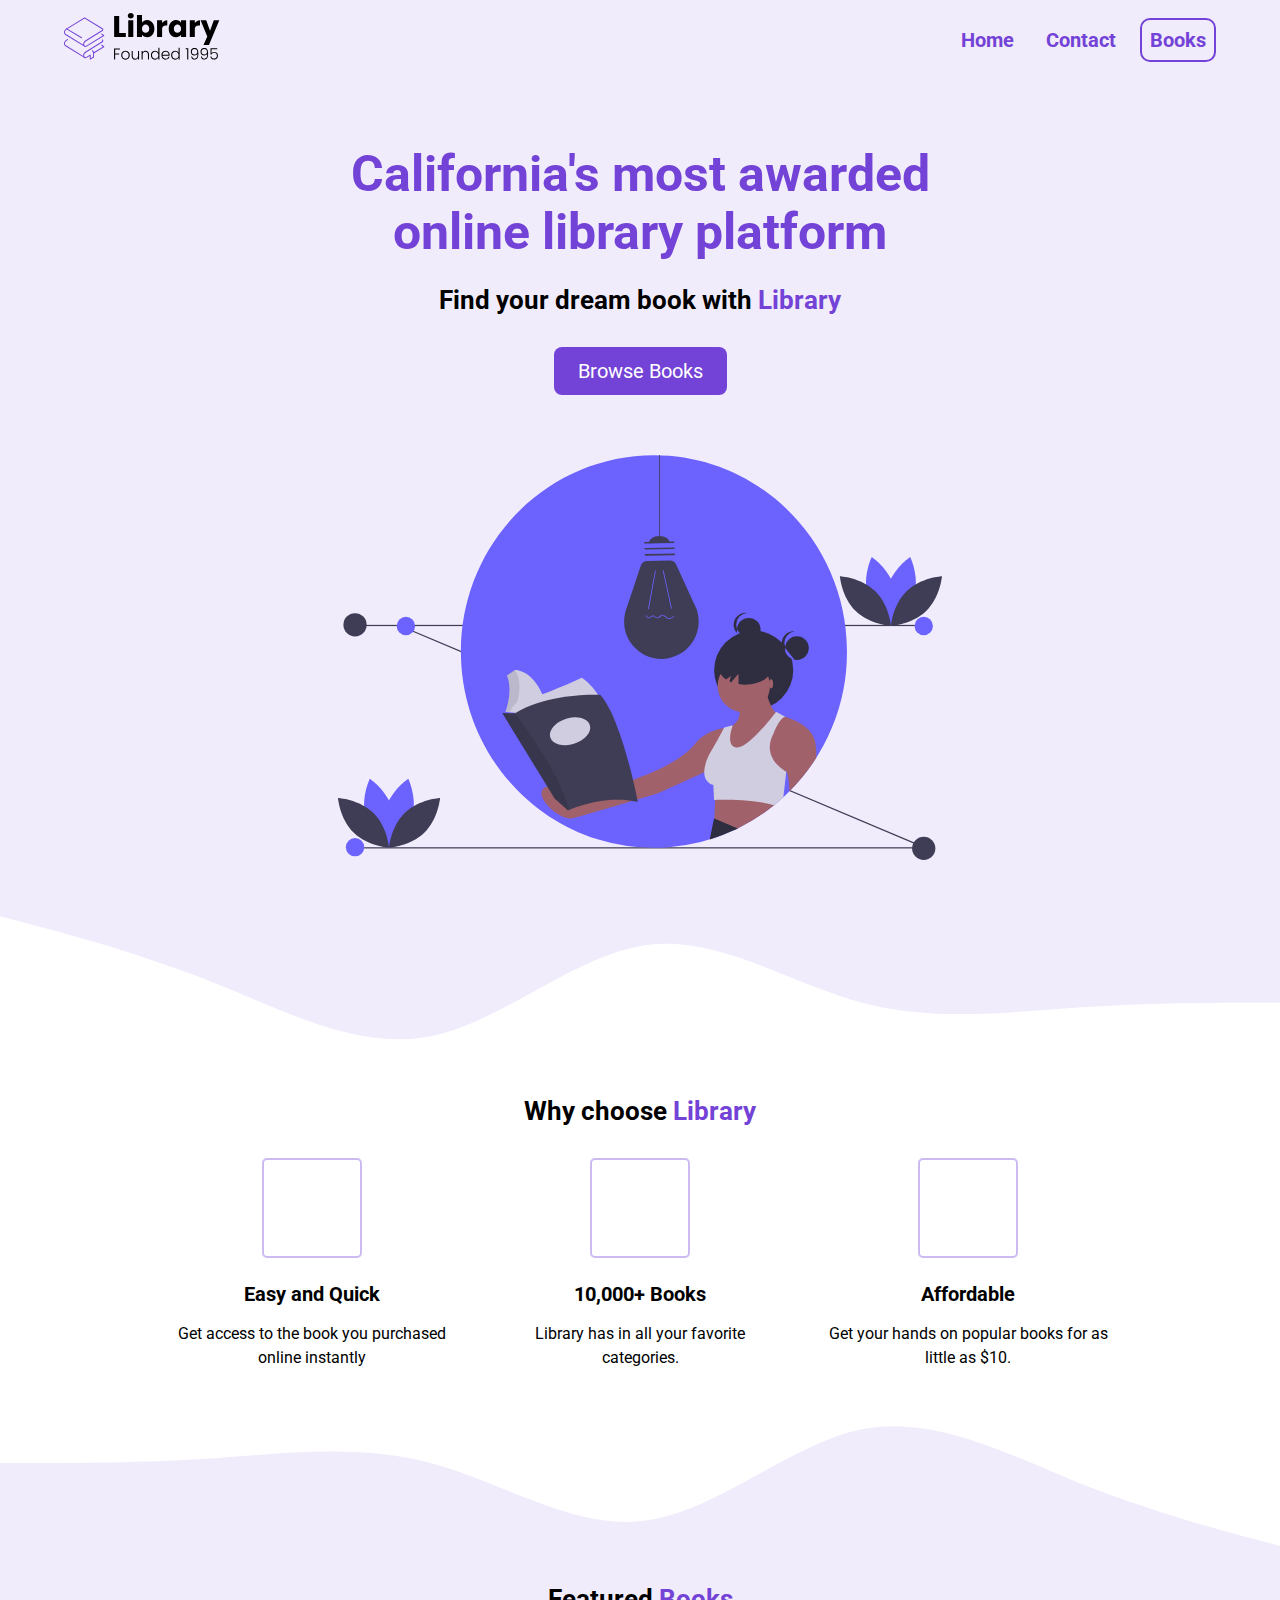
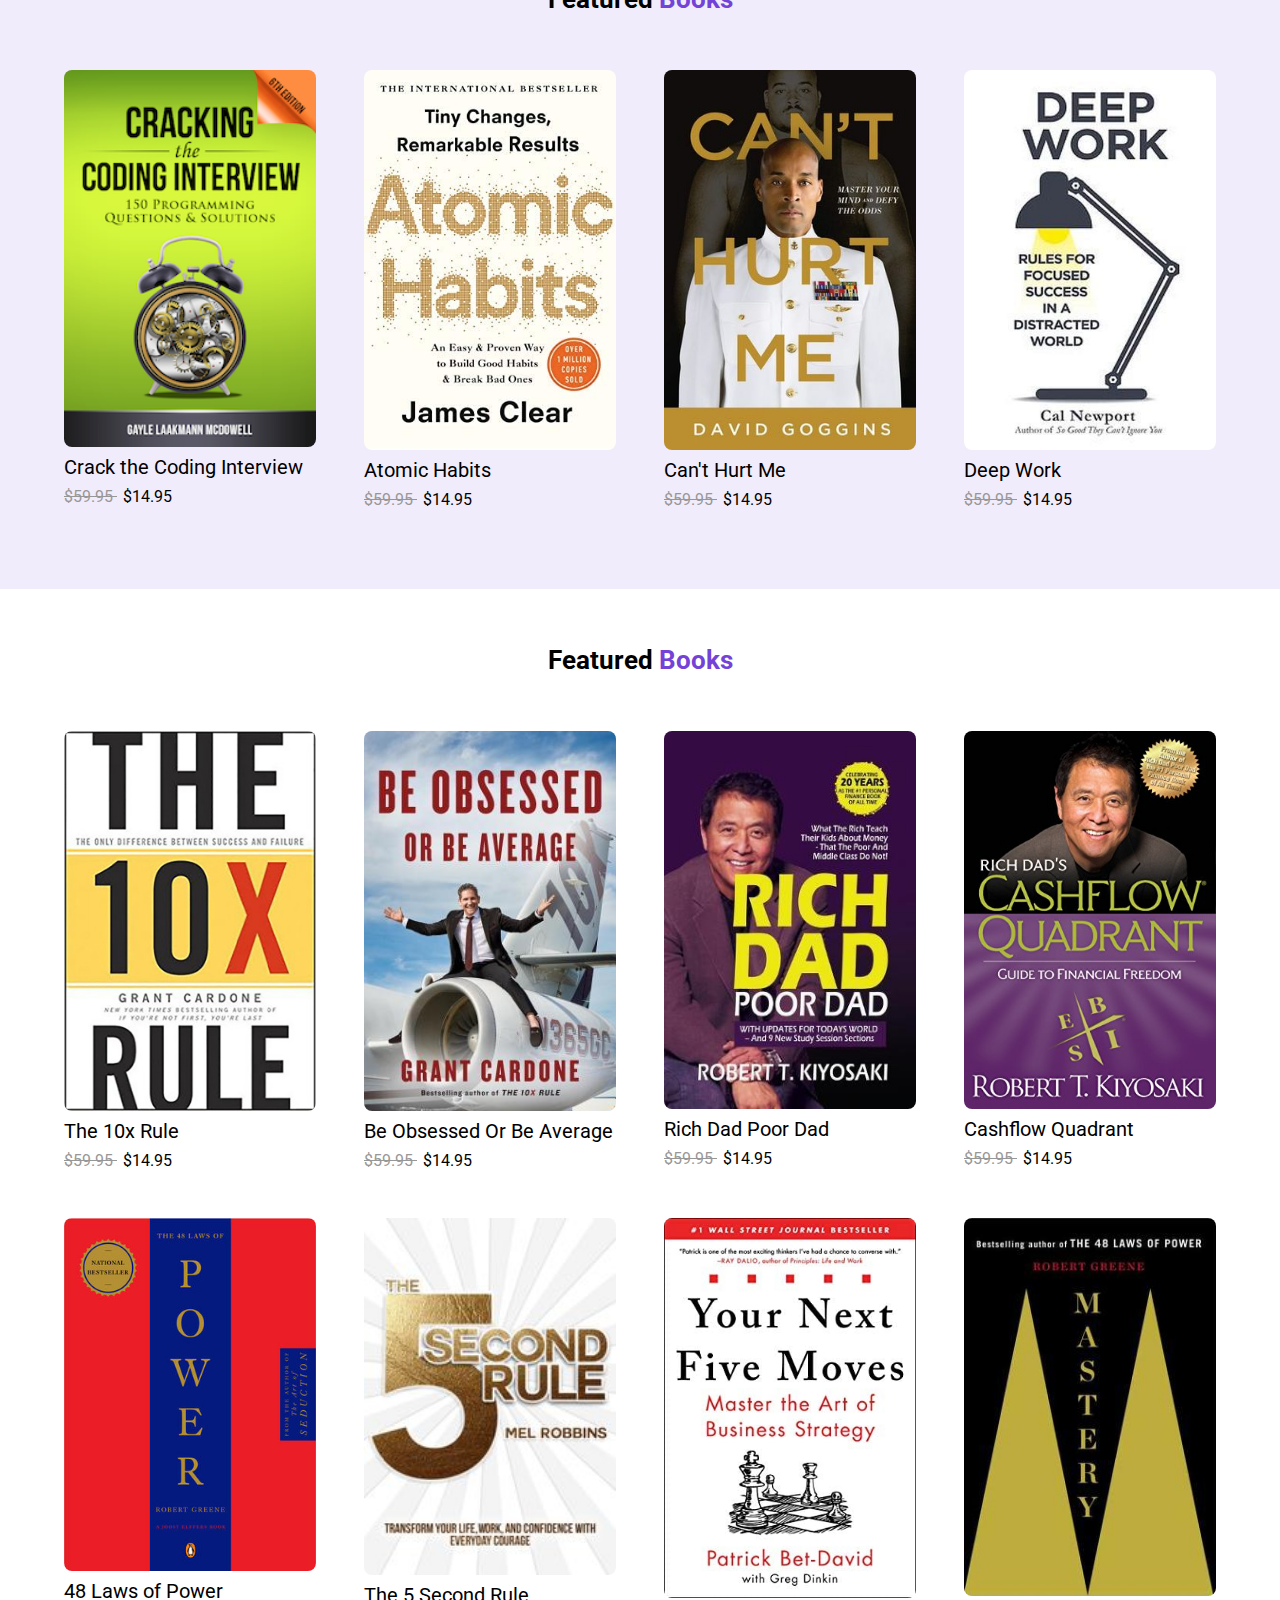
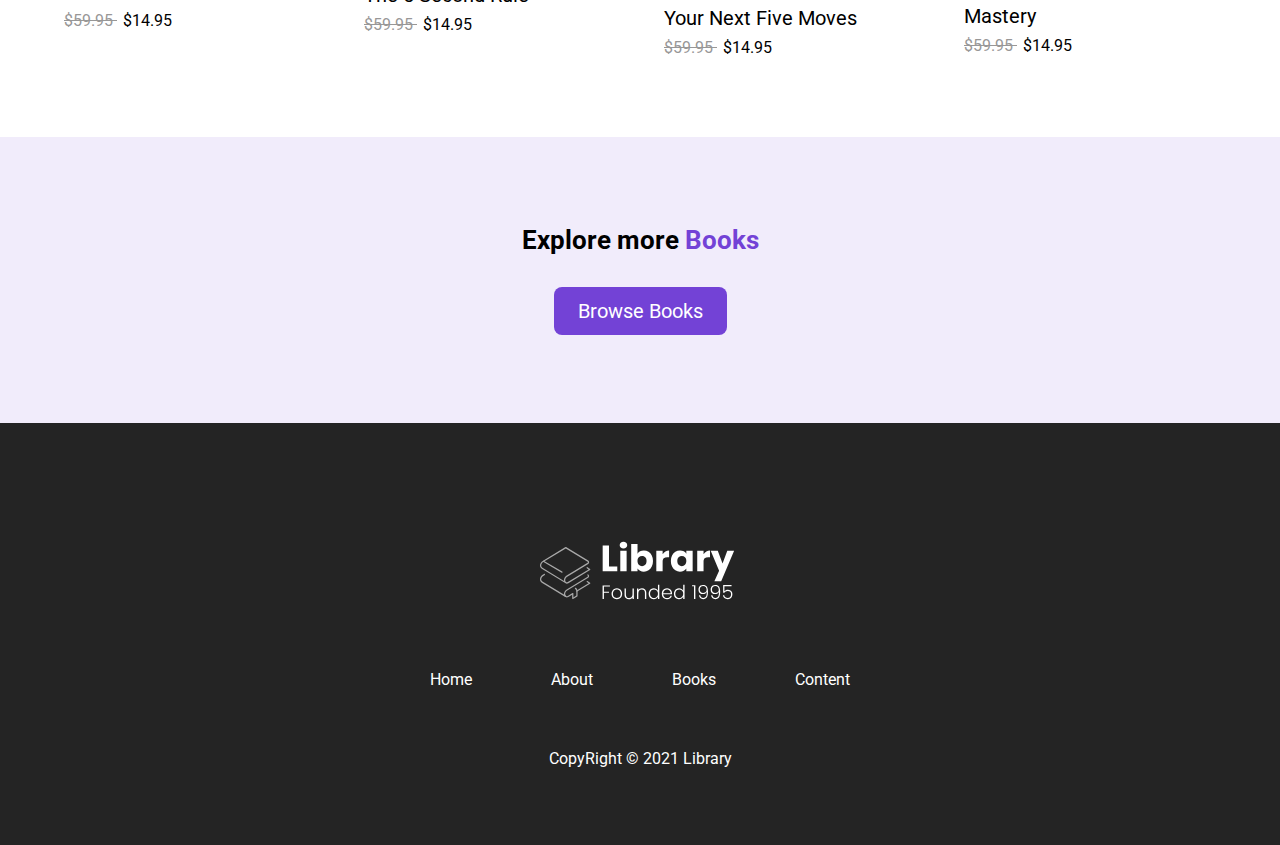
<file: index.html>
<!DOCTYPE html>
<html lang="en">
    <head>
        <meta charset="UTF-8" />
        <meta http-equiv="X-UA-Compatible" content="IE=edge" />
        <meta name="viewport" content="width=device-width, initial-scale=1.0" />
        <!-- styles -->
        <link rel="stylesheet" href="css/default.css" />
        <link rel="stylesheet" href="css/style.css" />
        <link rel="stylesheet" href="css/responsive.css" />
        <!-- font awesome cdn -->
        <link
            rel="stylesheet"
            href="https://use.fontawesome.com/releases/v5.15.4/css/all.css"
            integrity="sha384-DyZ88mC6Up2uqS4h/KRgHuoeGwBcD4Ng9SiP4dIRy0EXTlnuz47vAwmeGwVChigm"
            crossorigin="anonymous"
        />
        <title>Library</title>
    </head>
    <body>
        <section id="landing">
            <nav>
                <div class="nav__container">
                    <img
                        class="logo"
                        src="./assets/Library.svg"
                        alt="Library"
                    />
                    <ul class="nav__links">
                        <li><a class="nav__link" href="#">Home</a></li>
                        <li><a class="nav__link" href="#">Contact</a></li>
                        <li>
                            <a class="nav__link nav__link--primary" href="#"
                                >Books</a
                            >
                        </li>
                    </ul>
                    <button class="btn__menu" onclick="openMenu()">
                        <i class="fas fa-bars"></i>
                    </button>
                    <div class="menu__backdrop">
                        <button
                            class="btn__menu btn__menu--close"
                            onclick="closeMenu()"
                        >
                            <i class="fas fa-times"></i>
                        </button>
                        <ul class="menu__links">
                            <li class="menu__list">
                                <a
                                    class="menu__link"
                                    onclick="closeMenu()"
                                    href="#"
                                    >Home</a
                                >
                            </li>
                            <li class="menu__list">
                                <a
                                    class="menu__link"
                                    onclick="closeMenu()"
                                    href="#features"
                                    >Books</a
                                >
                            </li>
                            <li class="menu__list">
                                <a
                                    class="menu__link no-cursor"
                                    onclick="closeMenu()"
                                    >Contact</a
                                >
                            </li>
                        </ul>
                    </div>
                </div>
            </nav>
            <header>
                <div class="header__container">
                    <div class="header__description">
                        <h1>
                            California's most awarded online library platform
                        </h1>
                        <h2>
                            Find your dream book with
                            <span class="purple">Library</span>
                        </h2>
                        <a href="#features"
                            ><button class="btn">Browse Books</button></a
                        >
                    </div>
                    <figure class="header__img--wrapper">
                        <img
                            src="./assets/undraw_book_reading_kx-9-s.svg"
                            alt="girl reading a book"
                        />
                    </figure>
                </div>
            </header>
        </section>
        <main>
            <section id="highlights">
                <div class="container">
                    <div class="row">
                        <h2 class="section__title">
                            Why choose <span class="purple">Library</span>
                        </h2>
                        <div class="highlight__wrapper">
                            <div class="highlight">
                                <div class="highlight__img">
                                    <i
                                        class="fas fa-bolt"
                                        aria-hidden="true"
                                    ></i>
                                </div>
                                <h3 class="highlight__subtitle">
                                    Easy and Quick
                                </h3>
                                <p class="highlight__para">
                                    Get access to the book you purchased online
                                    instantly
                                </p>
                            </div>
                            <div class="highlight">
                                <div class="highlight__img">
                                    <i
                                        class="fas fa-book-open"
                                        aria-hidden="true"
                                    ></i>
                                </div>
                                <h3 class="highlight__subtitle">
                                    10,000+ Books
                                </h3>
                                <p class="highlight__para">
                                    Library has in all your favorite categories.
                                </p>
                            </div>
                            <div class="highlight">
                                <div class="highlight__img">
                                    <i
                                        class="fas fa-tags"
                                        aria-hidden="true"
                                    ></i>
                                </div>
                                <h3 class="highlight__subtitle">Affordable</h3>
                                <p class="highlight__para">
                                    Get your hands on popular books for as
                                    little as $10.
                                </p>
                            </div>
                        </div>
                    </div>
                </div>
            </section>

            <section id="features">
                <div class="container">
                    <div class="row">
                        <h2 class="section__title">
                            Featured <span class="purple">Books</span>
                        </h2>
                        <div class="books">
                            <div class="book">
                                <figure class="book__img--wrapper">
                                    <img
                                        class="book__img"
                                        src="./assets/crack the coding interview.png"
                                        alt="cracking the coding interview"
                                    />
                                </figure>
                                <div class="book__title">
                                    Crack the Coding Interview
                                </div>
                                <div class="book__ratings">
                                    <i class="fas fa-star"></i>
                                    <i class="fas fa-star"></i>
                                    <i class="fas fa-star"></i>
                                    <i class="fas fa-star"></i>
                                    <i class="fas fa-star-half-alt"></i>
                                </div>
                                <div class="book__price">
                                    <span class="book__price--normal">
                                        $59.95
                                    </span>
                                    $14.95
                                </div>
                            </div>
                            <div class="book">
                                <figure class="book__img--wrapper">
                                    <img
                                        class="book__img"
                                        src="./assets/atomic habits.jpg"
                                        alt="Atomic Habits"
                                    />
                                </figure>
                                <div class="book__title">Atomic Habits</div>
                                <div class="book__ratings">
                                    <i class="fas fa-star"></i>
                                    <i class="fas fa-star"></i>
                                    <i class="fas fa-star"></i>
                                    <i class="fas fa-star"></i>
                                    <i class="fas fa-star-half-alt"></i>
                                </div>
                                <div class="book__price">
                                    <span class="book__price--normal">
                                        $59.95
                                    </span>
                                    $14.95
                                </div>
                            </div>
                            <div class="book">
                                <figure class="book__img--wrapper">
                                    <img
                                        class="book__img"
                                        src="./assets/david goggins.jpeg"
                                        alt="can't Hurt Me"
                                    />
                                </figure>
                                <div class="book__title">Can't Hurt Me</div>
                                <div class="book__ratings">
                                    <i class="fas fa-star"></i>
                                    <i class="fas fa-star"></i>
                                    <i class="fas fa-star"></i>
                                    <i class="fas fa-star"></i>
                                    <i class="fas fa-star-half-alt"></i>
                                </div>
                                <div class="book__price">
                                    <span class="book__price--normal">
                                        $59.95
                                    </span>
                                    $14.95
                                </div>
                            </div>
                            <div class="book">
                                <figure class="book__img--wrapper">
                                    <img
                                        class="book__img"
                                        src="./assets/deep work.jpeg"
                                        alt="Deep Work"
                                    />
                                </figure>
                                <div class="book__title">Deep Work</div>
                                <div class="book__ratings">
                                    <i class="fas fa-star"></i>
                                    <i class="fas fa-star"></i>
                                    <i class="fas fa-star"></i>
                                    <i class="fas fa-star"></i>
                                    <i class="fas fa-star-half-alt"></i>
                                </div>
                                <div class="book__price">
                                    <span class="book__price--normal">
                                        $59.95
                                    </span>
                                    $14.95
                                </div>
                            </div>
                        </div>
                    </div>
                </div>
            </section>

            <section id="recent">
                <div class="container">
                    <div class="row">
                        <h2 class="section__title">
                            Featured <span class="purple">Books</span>
                        </h2>
                        <div class="books">
                            <div class="book">
                                <figure class="book__img--wrapper">
                                    <img
                                        class="book__img"
                                        src="./assets/book-1.jpeg"
                                        alt="The 10x Rule"
                                    />
                                </figure>
                                <div class="book__title">The 10x Rule</div>
                                <div class="book__ratings">
                                    <i class="fas fa-star"></i>
                                    <i class="fas fa-star"></i>
                                    <i class="fas fa-star"></i>
                                    <i class="fas fa-star"></i>
                                    <i class="fas fa-star-half-alt"></i>
                                </div>
                                <div class="book__price">
                                    <span class="book__price--normal">
                                        $59.95
                                    </span>
                                    $14.95
                                </div>
                            </div>
                            <div class="book">
                                <figure class="book__img--wrapper">
                                    <img
                                        class="book__img"
                                        src="./assets/book-2.jpeg"
                                        alt="Be Obsessed Or Be Average"
                                    />
                                </figure>
                                <div class="book__title">
                                    Be Obsessed Or Be Average
                                </div>
                                <div class="book__ratings">
                                    <i class="fas fa-star"></i>
                                    <i class="fas fa-star"></i>
                                    <i class="fas fa-star"></i>
                                    <i class="fas fa-star"></i>
                                    <i class="fas fa-star-half-alt"></i>
                                </div>
                                <div class="book__price">
                                    <span class="book__price--normal">
                                        $59.95
                                    </span>
                                    $14.95
                                </div>
                            </div>
                            <div class="book">
                                <figure class="book__img--wrapper">
                                    <img
                                        class="book__img"
                                        src="./assets/book-3.jpeg"
                                        alt="Rich Dad Poor Dad"
                                    />
                                </figure>
                                <div class="book__title">Rich Dad Poor Dad</div>
                                <div class="book__ratings">
                                    <i class="fas fa-star"></i>
                                    <i class="fas fa-star"></i>
                                    <i class="fas fa-star"></i>
                                    <i class="fas fa-star"></i>
                                    <i class="fas fa-star-half-alt"></i>
                                </div>
                                <div class="book__price">
                                    <span class="book__price--normal">
                                        $59.95
                                    </span>
                                    $14.95
                                </div>
                            </div>
                            <div class="book">
                                <figure class="book__img--wrapper">
                                    <img
                                        class="book__img"
                                        src="./assets/book-4.jpeg"
                                        alt="Cashflow Quadrant"
                                    />
                                </figure>
                                <div class="book__title">Cashflow Quadrant</div>
                                <div class="book__ratings">
                                    <i class="fas fa-star"></i>
                                    <i class="fas fa-star"></i>
                                    <i class="fas fa-star"></i>
                                    <i class="fas fa-star"></i>
                                    <i class="fas fa-star-half-alt"></i>
                                </div>
                                <div class="book__price">
                                    <span class="book__price--normal">
                                        $59.95
                                    </span>
                                    $14.95
                                </div>
                            </div>
                            <div class="book">
                                <figure class="book__img--wrapper">
                                    <img
                                        class="book__img"
                                        src="./assets/book-5.jpeg"
                                        alt="48 Laws of Power"
                                    />
                                </figure>
                                <div class="book__title">48 Laws of Power</div>
                                <div class="book__ratings">
                                    <i class="fas fa-star"></i>
                                    <i class="fas fa-star"></i>
                                    <i class="fas fa-star"></i>
                                    <i class="fas fa-star"></i>
                                    <i class="fas fa-star-half-alt"></i>
                                </div>
                                <div class="book__price">
                                    <span class="book__price--normal">
                                        $59.95
                                    </span>
                                    $14.95
                                </div>
                            </div>
                            <div class="book">
                                <figure class="book__img--wrapper">
                                    <img
                                        class="book__img"
                                        src="./assets/book-6.jpeg"
                                        alt="The 5 Second Rule"
                                    />
                                </figure>
                                <div class="book__title">The 5 Second Rule</div>
                                <div class="book__ratings">
                                    <i class="fas fa-star"></i>
                                    <i class="fas fa-star"></i>
                                    <i class="fas fa-star"></i>
                                    <i class="fas fa-star"></i>
                                    <i class="fas fa-star-half-alt"></i>
                                </div>
                                <div class="book__price">
                                    <span class="book__price--normal">
                                        $59.95
                                    </span>
                                    $14.95
                                </div>
                            </div>
                            <div class="book">
                                <figure class="book__img--wrapper">
                                    <img
                                        class="book__img"
                                        src="./assets/book-7.jpg"
                                        alt="Your Next Five Moves"
                                    />
                                </figure>
                                <div class="book__title">
                                    Your Next Five Moves
                                </div>
                                <div class="book__ratings">
                                    <i class="fas fa-star"></i>
                                    <i class="fas fa-star"></i>
                                    <i class="fas fa-star"></i>
                                    <i class="fas fa-star"></i>
                                    <i class="fas fa-star-half-alt"></i>
                                </div>
                                <div class="book__price">
                                    <span class="book__price--normal">
                                        $59.95
                                    </span>
                                    $14.95
                                </div>
                            </div>
                            <div class="book">
                                <figure class="book__img--wrapper">
                                    <img
                                        class="book__img"
                                        src="./assets/book-8.jpeg"
                                        alt="Mastery"
                                    />
                                </figure>
                                <div class="book__title">Mastery</div>
                                <div class="book__ratings">
                                    <i class="fas fa-star"></i>
                                    <i class="fas fa-star"></i>
                                    <i class="fas fa-star"></i>
                                    <i class="fas fa-star"></i>
                                    <i class="fas fa-star-half-alt"></i>
                                </div>
                                <div class="book__price">
                                    <span class="book__price--normal">
                                        $59.95
                                    </span>
                                    $14.95
                                </div>
                            </div>
                        </div>
                    </div>
                </div>
            </section>
            <section id="explore">
                <div class="container">
                    <div class="row">
                        <h2 class="section__title">
                            Explore more <span class="purple">Books</span>
                        </h2>
                        <div class="section__btn">
                            <button class="btn">Browse Books</button>
                        </div>
                    </div>
                </div>
            </section>
        </main>
        <footer>
            <div class="row footer__row">
                <a href="#" class="footer__anchor">
                    <figure class="footer__logo">
                        <img
                            src="./assets/Library.svg"
                            alt="logo"
                            class="footer__logo--img"
                        />
                    </figure>
                    <span class="footer__logo--popper"
                        >Top <i class="fas fa-arrow-up"></i
                    ></span>
                </a>
                <div class="footer__social--list">
                    <a
                        href="#"
                        class="
                            footer__social--link
                            link__hover-effect link__hover-effect--white
                        "
                        target="_blank"
                        rel="noopener noreferrer"
                        >Home</a
                    >
                    <a
                        href="#"
                        class="
                            footer__social--link
                            link__hover-effect link__hover-effect--white
                            no-cursor
                        "
                        target="_blank"
                        rel="noopener noreferrer"
                        >About</a
                    >
                    <a
                        href="#features"
                        class="
                            footer__social--link
                            link__hover-effect link__hover-effect--white
                        "
                        target="_blank"
                        rel="noopener noreferrer"
                        >Books</a
                    >
                    <a
                        href="#"
                        class="
                            footer__social--link
                            link__hover-effect link__hover-effect--white
                            no-cursor
                        "
                        target="_blank"
                        rel="noopener noreferrer"
                        >Content</a
                    >
                </div>
                <div class="footer__copyright">
                    CopyRight &copy; 2021 Library
                </div>
            </div>
        </footer>

        <script src="./js/index.js"></script>
    </body>
</html>
</file>
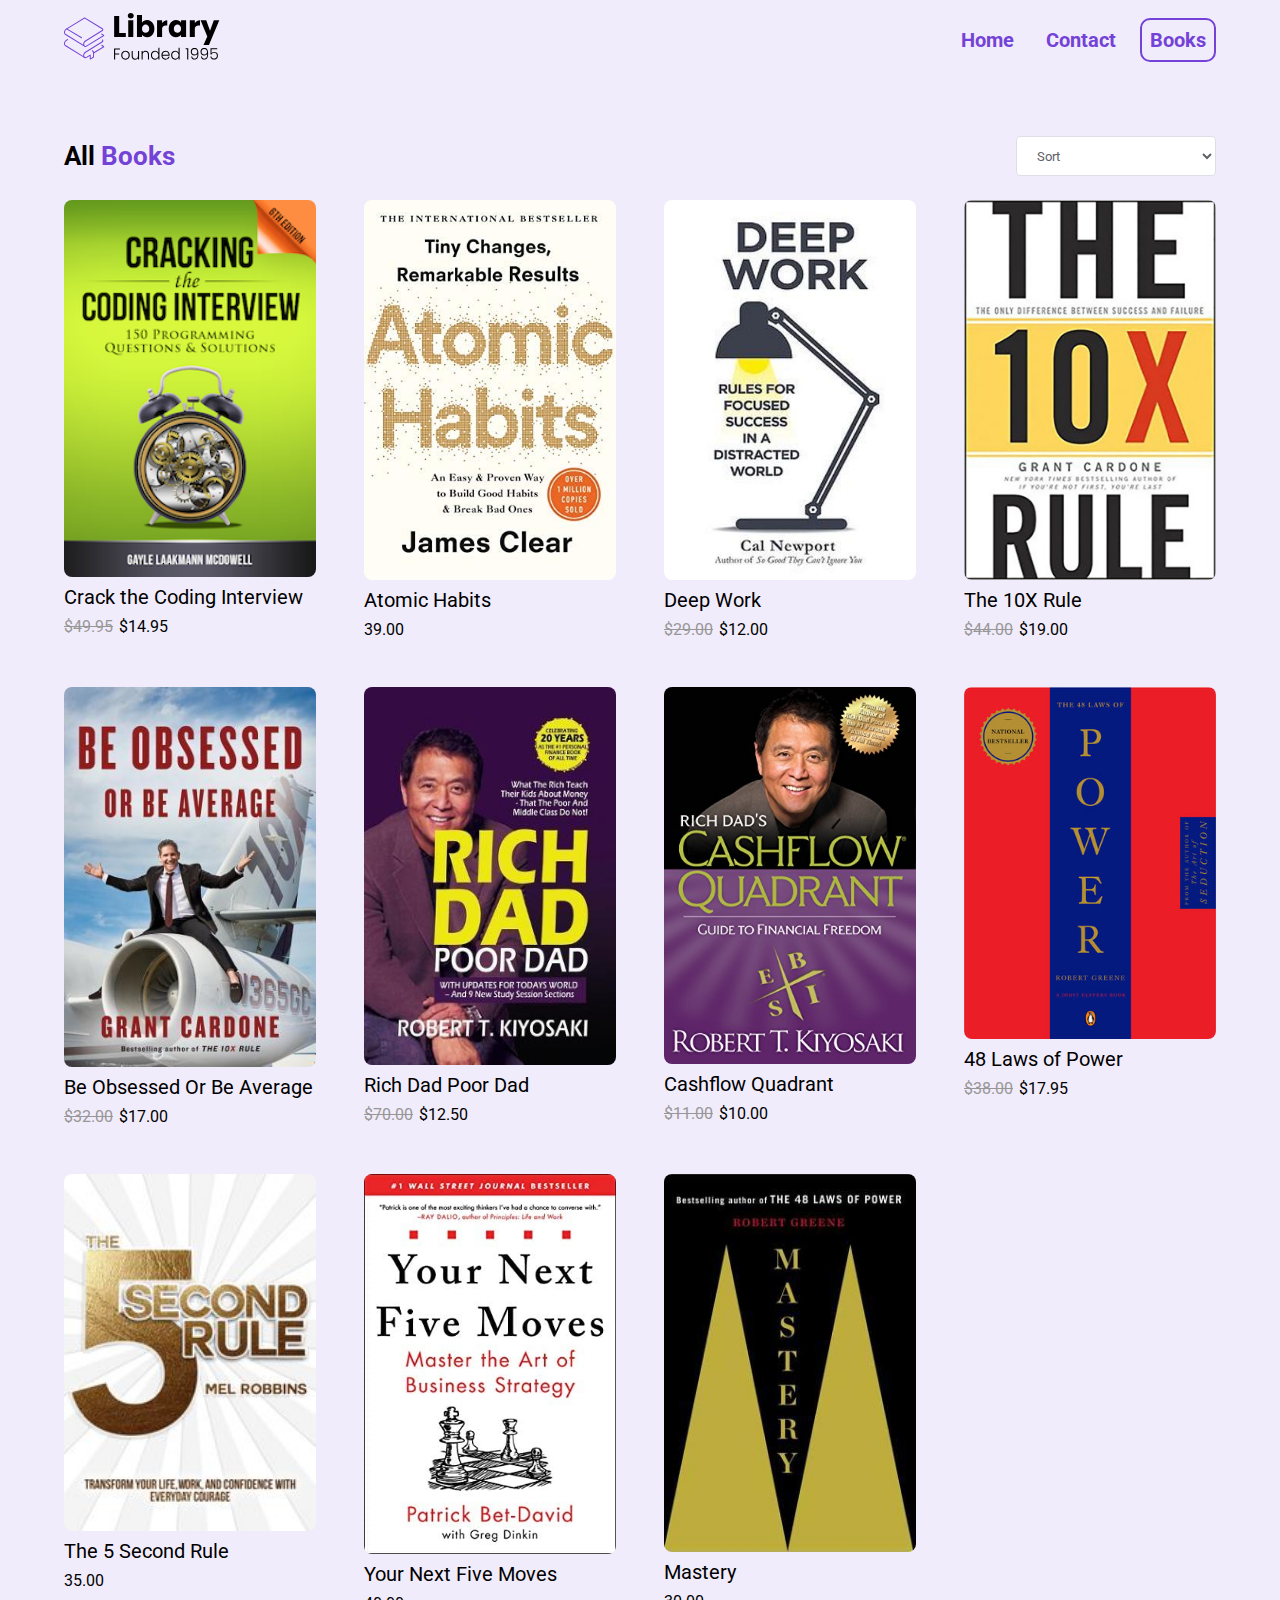
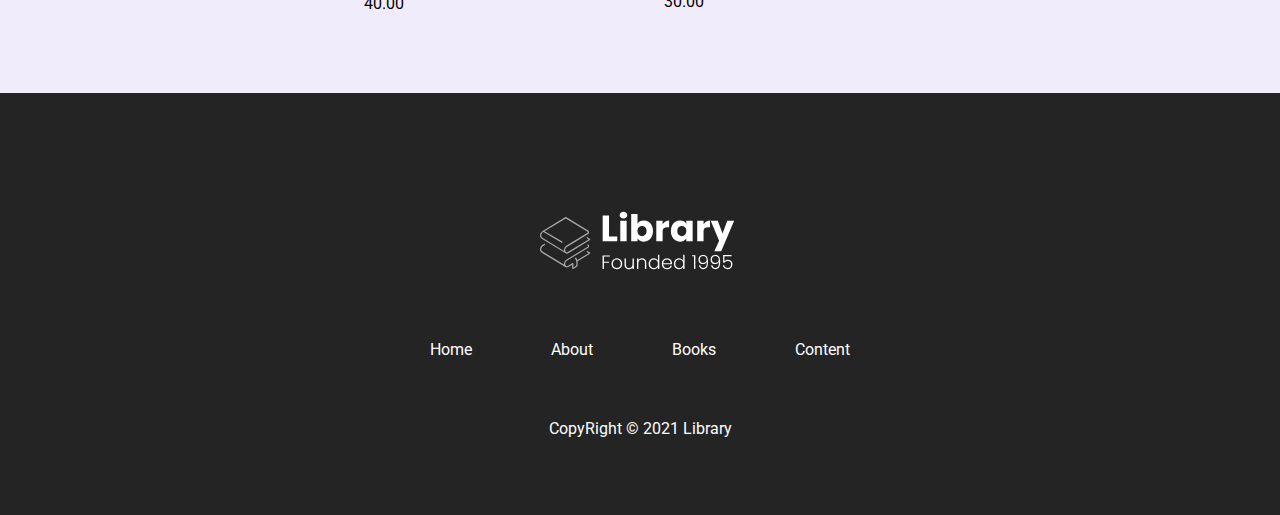
<file: books.html>
<!DOCTYPE html>
<html lang="en">
    <head>
        <meta charset="UTF-8" />
        <meta http-equiv="X-UA-Compatible" content="IE=edge" />
        <meta name="viewport" content="width=device-width, initial-scale=1.0" />
        <!-- styles -->
        <link rel="stylesheet" href="css/default.css" />
        <link rel="stylesheet" href="css/style.css" />
        <link rel="stylesheet" href="css/responsive.css" />
        <!-- font awesome cdn -->
        <link
            rel="stylesheet"
            href="https://use.fontawesome.com/releases/v5.15.4/css/all.css"
            integrity="sha384-DyZ88mC6Up2uqS4h/KRgHuoeGwBcD4Ng9SiP4dIRy0EXTlnuz47vAwmeGwVChigm"
            crossorigin="anonymous"
        />
        <title>Library</title>
    </head>

    <body id="books__body">
        <section>
            <nav>
                <div class="nav__container">
                    <img
                        class="logo"
                        src="./assets/Library.svg"
                        alt="Library"
                    />
                    <ul class="nav__links">
                        <li>
                            <a class="nav__link" href="./index.html">Home</a>
                        </li>
                        <li>
                            <a class="nav__link no-cursor" href="#">Contact</a>
                        </li>
                        <li>
                            <a
                                class="nav__link nav__link--primary"
                                href="./books.html"
                                >Books</a
                            >
                        </li>
                    </ul>
                    <button class="btn__menu" onclick="openMenu()">
                        <i class="fas fa-bars"></i>
                    </button>
                    <div class="menu__backdrop">
                        <button
                            class="btn__menu btn__menu--close"
                            onclick="closeMenu()"
                        >
                            <i class="fas fa-times"></i>
                        </button>
                        <ul class="menu__links">
                            <li class="menu__list">
                                <a
                                    class="menu__link"
                                    onclick="closeMenu()"
                                    href="./index.html"
                                    >Home</a
                                >
                            </li>
                            <li class="menu__list">
                                <a
                                    class="menu__link"
                                    onclick="closeMenu()"
                                    href="#"
                                    >Books</a
                                >
                            </li>
                            <li class="menu__list">
                                <a
                                    class="menu__link no-cursor"
                                    onclick="closeMenu()"
                                    >Contact</a
                                >
                            </li>
                        </ul>
                    </div>
                </div>
            </nav>
        </section>

        <main id="books__main">
            <section>
                <div class="container">
                    <div class="row">
                        <div class="books__header">
                            <h2 class="section__title books__header--title">
                                All <span class="purple">Books</span>
                            </h2>
                            <select id="filter" onchange="filterBooks(event)">
                                <option value="" disabled selected>Sort</option>
                                <option value="LOW_TO_HIGH">
                                    Price, Low to High
                                </option>
                                <option value="HIGH_TO_LOW">
                                    Price, High to Low
                                </option>
                                <option value="RATING">Rating</option>
                            </select>
                        </div>
                        <div class="books">
                            <i
                                class="fas fa-spinner books__loading--spinner"
                            ></i>
                        </div>
                    </div>
                </div>
            </section>
        </main>

        <footer>
            <div class="row footer__row">
                <a href="#" class="footer__anchor">
                    <figure class="footer__logo">
                        <img
                            src="./assets/Library.svg"
                            alt="logo"
                            class="footer__logo--img"
                        />
                    </figure>
                    <span class="footer__logo--popper"
                        >Top <i class="fas fa-arrow-up"></i
                    ></span>
                </a>
                <div class="footer__social--list">
                    <a
                        href="#"
                        class="
                            footer__social--link
                            link__hover-effect link__hover-effect--white
                        "
                        target="_blank"
                        rel="noopener noreferrer"
                        >Home</a
                    >
                    <a
                        href="#"
                        class="
                            footer__social--link
                            link__hover-effect link__hover-effect--white
                            no-cursor
                        "
                        target="_blank"
                        rel="noopener noreferrer"
                        >About</a
                    >
                    <a
                        href="#features"
                        class="
                            footer__social--link
                            link__hover-effect link__hover-effect--white
                        "
                        target="_blank"
                        rel="noopener noreferrer"
                        >Books</a
                    >
                    <a
                        href="#"
                        class="
                            footer__social--link
                            link__hover-effect link__hover-effect--white
                            no-cursor
                        "
                        target="_blank"
                        rel="noopener noreferrer"
                        >Content</a
                    >
                </div>
                <div class="footer__copyright">
                    CopyRight &copy; 2021 Library
                </div>
            </div>
        </footer>

        <script src="./js/data.js"></script>
        <script src="./js/index.js"></script>
        <script src="./js/books.js"></script>
    </body>
</html>
</file>
<file: css/default.css>
@import url("https://fonts.googleapis.com/css2?family=Roboto:wght@400;500;700&display=swap");
:root {
    --purple: #7342d6;
    --white: #fff;
}
* {
    padding: 0;
    margin: 0;
    box-sizing: border-box;
    font-family: "Roboto", sans-serif;
}
body {
    width: 100vw;
    overflow-x: hidden;
}
ul {
    display: flex;
}
li {
    list-style-type: none;
}
a {
    text-decoration: none;
}
h1 {
    font-size: 50px;
    color: var(--purple);
    margin-bottom: 24px;
    text-align: center;
}
h2 {
    text-align: center;
    font-size: 26px;
    margin-bottom: 32px;
}
img {
    width: 90%;
}
p {
    line-height: 1.5;
}
button {
    cursor: pointer;
    transition: all 100ms ease;
}
button:active {
    transform: translateY(2px);
}
.container {
    padding: 56px 0;
}
.row {
    width: 100%;
    max-width: 1200px;
    margin: 0 auto;
}
.purple {
    color: var(--purple);
}
.no-cursor {
    cursor: no-drop;
}
</file>
<file: css/style.css>
/* nav bar */
nav {
    height: 80px;
    display: flex;
}
.nav__container {
    display: flex;
    justify-content: space-between;
    align-items: center;
    padding: 0 24px;
    width: 100%;
    max-width: 1200px;
    margin: 0 auto;
}
.logo {
    width: 160px;
}
.nav__link {
    margin-left: 16px;
    color: var(--purple);
    font-size: 20px;
    font-weight: bold;
    padding: 8px;
}
.nav__link:hover {
    text-decoration: underline;
}
.nav__link--primary {
    border: 2px solid var(--purple);
    border-radius: 10px;
    transition: all 0.6s ease-in-out;
}
.nav__link--primary:hover {
    text-decoration: none;
    background-color: var(--purple);
    color: #fff;
}
.btn__menu {
    background-color: transparent;
    font-size: 40px;
    text-align: center;
    border: none;
    color: var(--purple);
    display: none;
}
.menu__backdrop {
    position: absolute;
    background-color: #242424;
    top: 0;
    left: 0;
    right: 0;
    bottom: 0;
    z-index: 100;
    display: flex;
    justify-content: center;
    align-items: center;
    transition: all 500ms ease;
    opacity: 0;
    visibility: hidden;
    height: 100vh;
}
.menu--open .menu__backdrop {
    visibility: visible;
    opacity: 1;
}
.menu--open {
    max-height: 100vh;
    overflow-y: hidden;
}
.menu__links {
    display: flex;
    flex-direction: column;
    align-items: center;
}
.menu__list {
    padding: 32px;
}
.menu__link {
    color: var(--white);
    font-size: 40px;
}
.btn__menu--close {
    position: absolute;
    right: 20px;
    top: 10px;
    padding: 8px;
    color: var(--white);
}
/* landing */
#landing {
    background-color: rgba(115, 66, 214, 0.1);
}
header {
    height: calc(90vh + 150px);
}
.header__container {
    width: 100%;
    max-width: 720px;
    margin: 0 auto;
    height: 100%;
    display: flex;
    flex-direction: column;
    justify-content: center;
    padding-bottom: 40px;
}
.header__description {
    display: flex;
    flex-direction: column;
    align-items: center;
}
.btn {
    background-color: var(--purple);
    color: var(--white);
    padding: 12px 24px;
    font-size: 20px;
    border-radius: 8px;
    border: none;
}
.header__img--wrapper {
    display: flex;
    justify-content: center;
    padding: 60px 24px 75px;
}
/* HIGHLIGHTS */
#highlights {
    position: relative;
    display: flex;
    justify-content: center;
    align-items: center;
}

#highlights:before,
#highlights:after {
    background: url(../assets/wave.svg);
    content: "";
    position: absolute;
    left: 0;
    width: 101vw;
    height: 12vw;
    background-size: cover;
    background-repeat: no-repeat;
    z-index: 1;
}
#highlights:before {
    top: 1px;
    transform: translateY(-100%);
}
#highlights:after {
    bottom: 1px;
    transform: translateY(100%) rotate(180deg);
}
.highlight__wrapper {
    display: flex;
    flex-wrap: wrap;
}
.highlight {
    padding: 0 24px;
    width: calc(100% / 3);
    display: flex;
    flex-direction: column;
    align-items: center;
}
.highlight__para {
    text-align: center;
    max-width: 280px;
}
.highlight__img {
    border: 2px solid #7342d65d;
    border-radius: 5px;
    color: var(--purple);
    font-size: 32px;
    margin-bottom: 24px;
    width: 100px;
    height: 100px;
    display: flex;
    justify-content: center;
    align-items: center;
}
.highlight__subtitle {
    font-size: 20px;
    margin-bottom: 16px;
    text-align: center;
}

/* features */
#features {
    padding-top: 8vw;
    background-color: rgba(115, 66, 214, 0.1);
}
.books {
    display: flex;
    flex-wrap: wrap;
}
.book {
    width: 25%;
    padding: 24px;
    text-align: left;
}
.book__img {
    width: 100%;
    transition: all 300ms ease;
    cursor: no-drop;
}
.book__img--wrapper {
    margin-bottom: 8px;
    border-radius: 8px;
    max-height: 380px;
    overflow: hidden;
    display: flex;
}
.book:hover .book__img {
    transform: scale(1.13);
}
.book__title {
    font-size: 20px;
    margin-bottom: 8px;
}
.book__title:hover {
    text-decoration: underline;
    cursor: no-drop;
}
.book__ratings {
    margin-bottom: 8px;
    color: #fabf2a;
}
.book__price--normal {
    text-decoration: line-through;
    padding-right: 6px;
    color: #989797;
}
/* explore */
#explore {
    background-color: rgba(115, 66, 214, 0.1);
    padding: 32px;
}
.section__btn {
    text-align: center;
}

/* 
**

BOOKS PAGE

**
*/

#books__body {
    background-color: rgba(115, 66, 214, 0.1);
    display: flex;
    flex-direction: column;
    min-height: 100vh;
}
#books__main {
    flex: 1;
}
.books__header {
    display: flex;
    justify-content: space-between;
    align-items: center;
    padding: 0 24px;
}
.books__header--title {
    margin-bottom: 0;
}
select {
    background-color: #fff;
    border-radius: 4px;
    border: 1px solid #dcdfe6;
    color: #606266;
    height: 40px;
    line-height: 40px;
    outline: none;
    padding: 0 16px;
    width: 100%;
    max-width: 200px;
}
.books__loading {
    display: flex;
    align-items: center;
    justify-content: center;
    padding-top: 80px;
    font-size: 70px;
    color: #7342d6;
}
.books__loading--spinner {
    display: none !important;
}
.books__loading .books__loading--spinner {
    display: block !important;
}
.fa-spinner {
    animation: rotate 2s infinite linear;
}
@keyframes rotate {
    0% {
        transform: rotate(0);
    }
    100% {
        transform: rotate(360deg);
    }
}
/* footer */
footer {
    background-color: #242424;
}
.footer__social--list {
    width: 100%;
    max-width: 500px;
    display: flex;
    justify-content: space-around;
    margin-bottom: 60px;
}
.footer__row {
    display: flex;
    flex-direction: column;
    align-items: center;
    justify-content: center;
    padding: 6% 0;
}
.footer__logo {
    margin-bottom: 20px;
    display: flex;
}
.footer__logo--img {
    filter: grayscale(1) invert(1);
    width: 200px;
    height: 150px;
}
.footer__social--link,
.footer__copyright,
.footer__logo--popper {
    color: var(--white);
}
.footer__social--link {
    transition: all 300ms ease-in-out;
}
.footer__social--link:hover {
    color: var(--purple);
}
.footer__anchor {
    position: relative;
}
.footer__logo--popper {
    color: var(--purple);
    position: absolute;
    left: calc(100% / 1.4);
    top: calc(100% / 3);
    font-weight: 700;
    font-size: 20px;
    opacity: 0;
    transition: transform 800ms, opacity 650ms;
}
.footer__anchor:hover .footer__logo--popper {
    transform: translateX(70px);
    opacity: 1;
}
</file>
<file: css/responsive.css>
/* large smart phnes and tables */
@media (max-width: 768px) {
    .nav__links {
        display: none;
    }
    .btn__menu {
        display: block;
    }
    .header__description {
        padding: 0 24px;
    }
    h1 {
        font-size: 40px;
    }
    h2 {
        font-size: 26px;
    }
    button {
        font-size: 18px;
    }
    .book {
        width: 50%;
        display: flex;
        flex-direction: column;
        /* align-items: center; */
        text-align: center;
        justify-content: center;
    }
    .book__title {
        text-align: center;
    }
}

/* small phones */
@media (max-width: 550px) {
    .highlight {
        width: 100%;
    }
    .highlight:not(:last-child) {
        margin-bottom: 24px;
    }
    .book__title {
        font-size: 16px;
    }
    img {
        width: 100%;
    }
    .header__img--wrapper {
        padding: 60px 24px 45px;
    }
}
</file>
